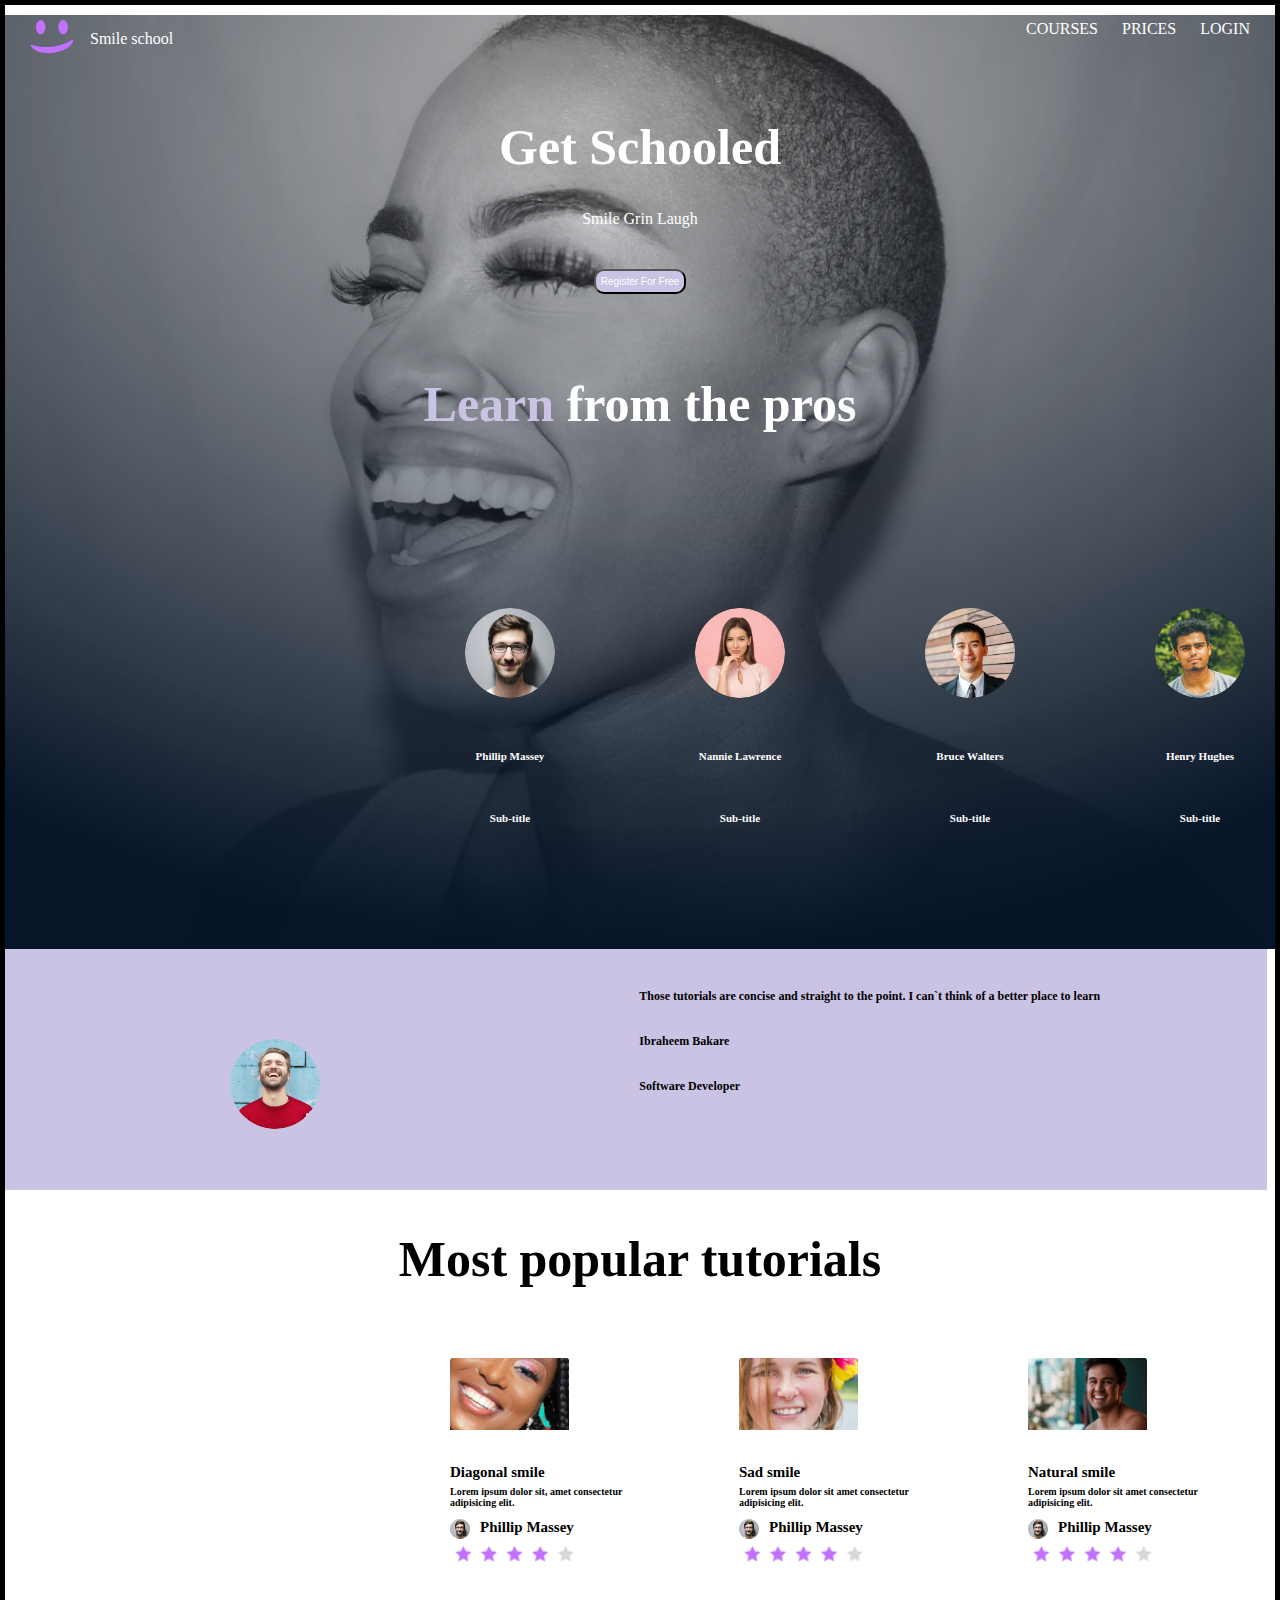
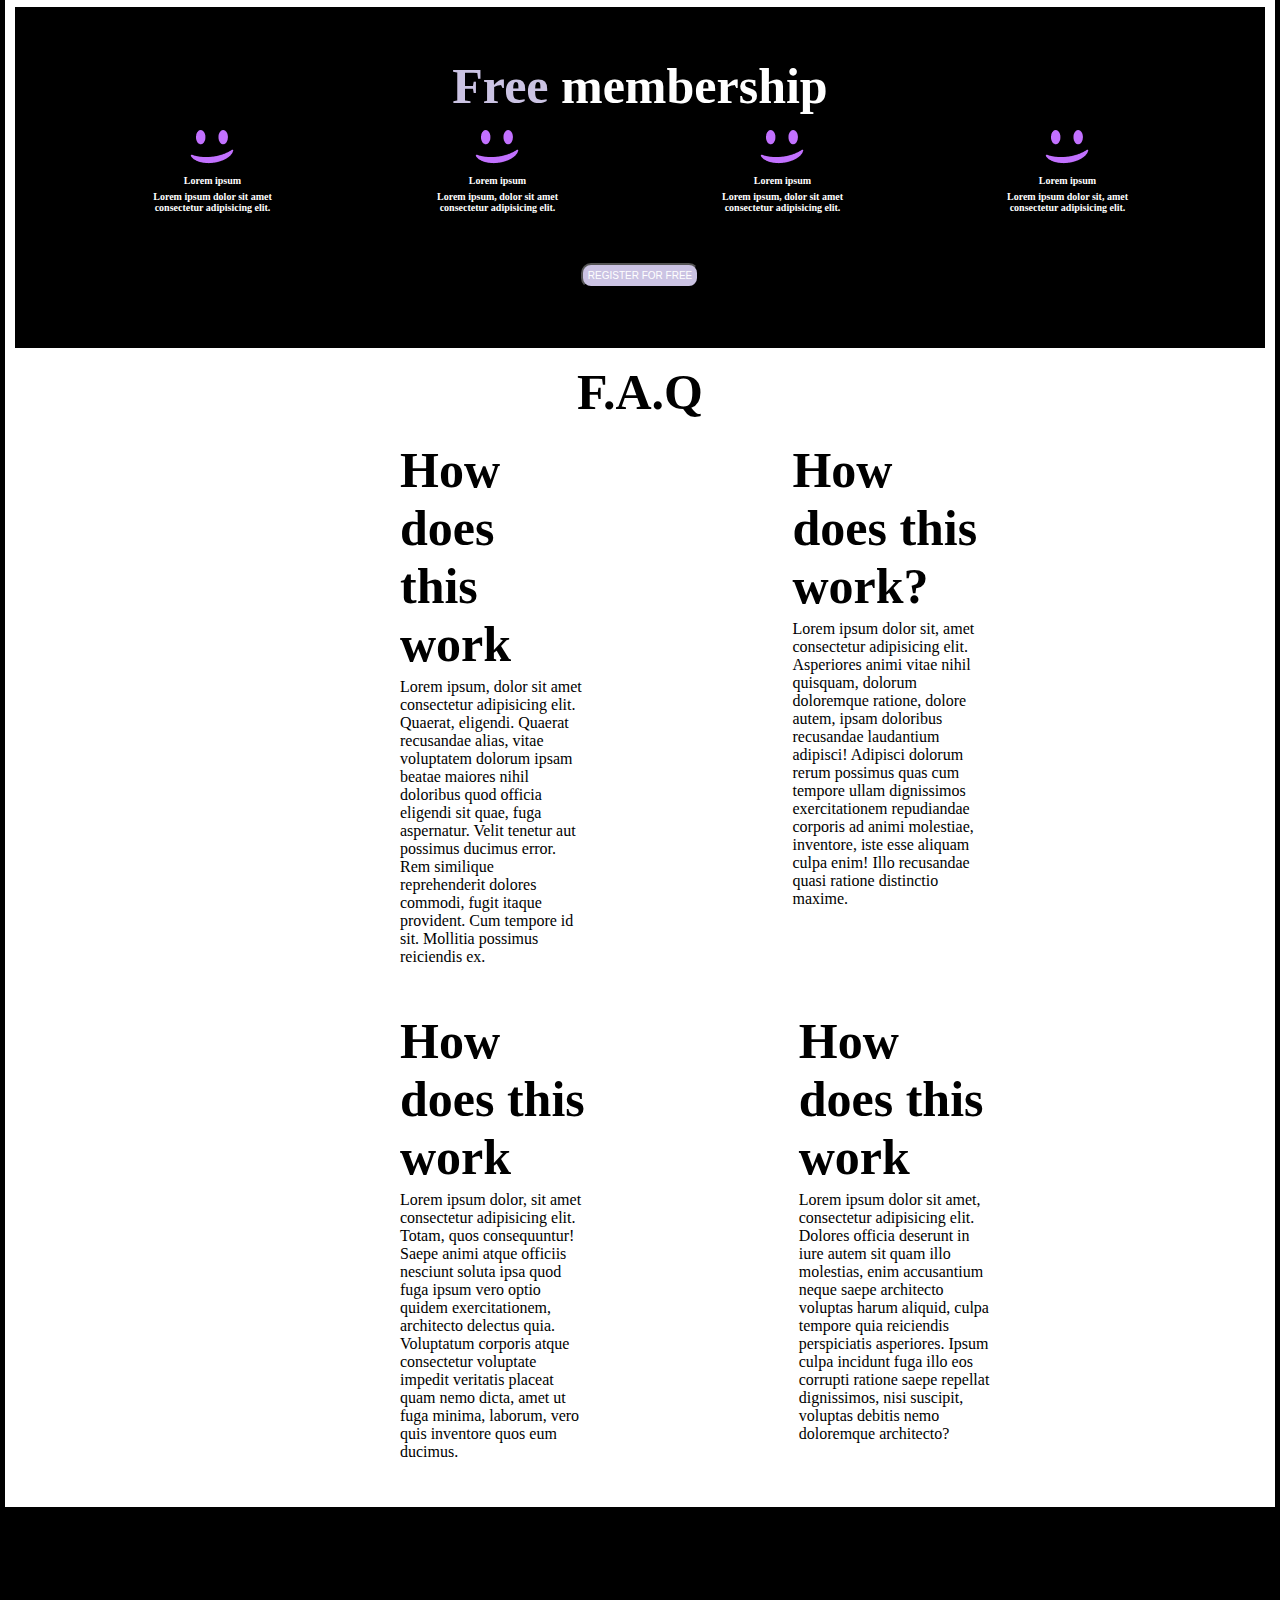
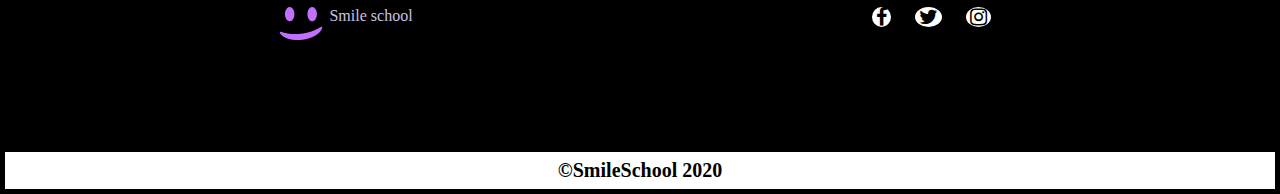
<file: css_advanced/index.html>
<!DOCTYPE html>
<html lang="en">
<head>
    <meta charset="UTF-8">
    <meta http-equiv="X-UA-Compatible" content="IE=edge">
    <meta name="viewport" content="width=device-width, initial-scale=1.0">
    <title>Document</title>
    <link rel="stylesheet" href="styles.css">
    <link
      rel="stylesheet"
      href="https://stackpath.bootstrapcdn.com/font-awesome/4.7.0/css/font-awesome.min.css"
    />
</head>
<body>
    <header>
        <div class="one">
        <div>
            <a href=""> <img src="images/smile.png" alt=""> </a>
            <span>Smile school</span>
        </div>
        <div>
            <a href="">Courses</a>
            <a href="">Prices</a>
            <a href="">Login</a>
        </div>
        </div>
        <section class="section-one">
            <div>
            <h1>Get Schooled</h1>
            <p>Smile Grin Laugh</p>
            <p>
        <button>Register For Free</button>
            </p>
            </div>
            <div class="two">
                <h1> <span>Learn</span>  from the pros<h1>
                <div class="image">
                <div>
                 <h1>
                    <img src="images/1.png" alt="image">
                 </h1>
                 <h1>Phillip Massey</h1>
                 <h1>Sub-title</h1>
                </div>
                 <div>
                <h1>
                    <img src="images/3.png" alt="image">
                </h1>
                <h1>Nannie Lawrence</h1>
                <h1>Sub-title</h1>
                 </div>
                 <div>
                    <h1>
                    <img src="images/2.png" alt="image">
                 </h1>
                 <h1>Bruce Walters</h1>
                  <h1>Sub-title</h1>
                 </div>
                 <div>
                    <h1>
                    <img src="images/4.png" alt="image">
                 </h1>
                 <h1>Henry Hughes</h1>
                 <h1>Sub-title</h1>
                 </div>
                </div>
            </div>
        </section>
    </header>
        
        <section class="section-one">
            <!-- Quotes -->
            <div class="three">
                <div class="image-1">
                   <h1>
                    <img src="images/5.png" alt="image">
                   </h1> 
                </div>
                    <div class="sub-quote">
                    <h2>Those tutorials are concise and straight to the point. I can`t think of a better place to learn </h2>
                    <h2>Ibraheem Bakare</h2>
                    <h2>Software Developer</h2>
                    </div>
            </div>
            <div class="four">
                <h1>Most popular tutorials</h1>
                <div class="sub-four">
                <div>
                    <h1>
                        <img src="images/9.png" alt="image">
                    </h1>
                        <h1 class="smile">Diagonal smile</h1>
                        <h5>Lorem ipsum dolor sit, amet consectetur adipisicing elit.</h5>
            <div class="sub-sub-sub-four">
                    <img src="images/1.png" alt="image">
                    
                    <h1>Phillip Massey</h1>
            </div>
            <div class="rating">
                <img src="images/rating.png" alt="">
            </div>
                    </div>
                    <div>
                    <h1>
                        <img src="images/7.png" alt="image">
                    </h1>
                    <h1>Sad smile</h1>
                    <h5>Lorem ipsum dolor sit amet consectetur adipisicing elit.</h5>
                    <div class="sub-sub-sub-four">
                    <img src="images/1.png" alt="image">
                    <h1>Phillip Massey</h1>
                    </div>
                    <div class="rating">
                        <img src="images/rating.png" alt="">
                    </div>
                    
                    </div>
                    <div>
                    <h1>
                        <img src="images/8.png" alt="image">
                    </h1>
                    <h1>Natural smile</h1>
                    <h5>Lorem ipsum dolor sit amet consectetur adipisicing elit.</h5>
                    <div class="sub-sub-sub-four">
                    <img src="images/1.png" alt="image">
                    <h1>Phillip Massey</h1>
                    </div>
                    <div class="rating">
                        <img src="images/rating.png" alt="">
                    </div>
                    </div>
                    <div>
                    <h1>
                        <img src="images/6.png" alt="image">
                    </h1>
                    <h1>Happy smile</h1>
                    <h5>Lorem ipsum dolor sit amet consectetur adipisicing elit.</h5>
                    <div class="sub-sub-sub-four">
                    <img src="images/1.png" alt="image">
                    <h1>Phillip Massey</h1>
                    </div>
                    <div class="rating">
                        <img src="images/rating.png" alt="">
                    </div>
                    
                    </div>  
                </div>
                </div>
                <div class="five">
                    <h1> <span>Free</span>  membership</h1>
                    <div class="sub-five">
                        <div>
                            <img src="images/smile.png" alt="image">
                        <h1>Lorem ipsum</h1>
                        <h1>Lorem ipsum dolor sit amet consectetur adipisicing elit.</h1>
                        </div>
                        <div>
                            <img src="images/smile.png" alt="image">
                            <h1>Lorem ipsum</h1>
                            <h1>Lorem ipsum, dolor sit amet consectetur adipisicing elit.</h1>
                        </div>
                        <div>
                        <img src="images/smile.png" alt="image">
                        <h1>Lorem ipsum</h1>
                        <h1>Lorem ipsum, dolor sit amet consectetur adipisicing elit.</h1>
                        </div>
                        <div>
                            <img src="images/smile.png" alt="image">
                            <h1>Lorem ipsum</h1>
                            <h1>Lorem ipsum dolor sit, amet consectetur adipisicing elit.</h1>
                        </div>       
                    </div>
                    <div>
                        <button>REGISTER FOR FREE </button>
                    </div>
                </div>
                <div class="six">
                    <h1>F.A.Q</h1>
                    <div class="sub-six">
                        <div class="sub-one">
                        <h1>How does this work</h1>
                        <p>Lorem ipsum, dolor sit amet consectetur adipisicing elit. Quaerat, eligendi. Quaerat recusandae alias, vitae voluptatem dolorum ipsam beatae maiores nihil doloribus quod officia eligendi sit quae, fuga aspernatur. Velit tenetur aut possimus ducimus error. Rem similique reprehenderit dolores commodi, fugit itaque provident. Cum tempore id sit. Mollitia possimus reiciendis ex.</p>
                        </div>
                        <div>
                            <h1>How does this work?</h1>
                            <p>Lorem ipsum dolor sit, amet consectetur adipisicing elit. Asperiores animi vitae nihil quisquam, dolorum doloremque ratione, dolore autem, ipsam doloribus recusandae laudantium adipisci! Adipisci dolorum rerum possimus quas cum tempore ullam dignissimos exercitationem repudiandae corporis ad animi molestiae, inventore, iste esse aliquam culpa enim! Illo recusandae quasi ratione distinctio maxime.</p>
                    </div>
                    </div>  
                    <div class="sub-six">
                        <div>
                            <h1>How does this work</h1>
                            <p>Lorem ipsum dolor, sit amet consectetur adipisicing elit. Totam, quos consequuntur! Saepe animi atque officiis nesciunt soluta ipsa quod fuga ipsum vero optio quidem exercitationem, architecto delectus quia. Voluptatum corporis atque consectetur voluptate impedit veritatis placeat quam nemo dicta, amet ut fuga minima, laborum, vero quis inventore quos eum ducimus.</p>
                    </div>
                    <div>
                            <h1>How does this work</h1>
                            <p>Lorem ipsum dolor sit amet, consectetur adipisicing elit. Dolores officia deserunt in iure autem sit quam illo molestias, enim accusantium neque saepe architecto voluptas harum aliquid, culpa tempore quia reiciendis perspiciatis asperiores. Ipsum culpa incidunt fuga illo eos corrupti ratione saepe repellat dignissimos, nisi suscipit, voluptas debitis nemo doloremque architecto?</p>
                    </div>  
                    </div>
                </div>
                
            </div>
        </section>
    <footer class="footer">
        <div>
            <a href=""> <img src="images/smile.png" alt=""> </a>
            <span>Smile school</span>
        </div>
        <div>
            <a href=""><i class="fa fa-facebook"></i></a>
            <a href=""><i class="fa fa-twitter"></i></a>
            <a href=""><i class="fa fa-instagram"></i></a>
        </div>
    </footer>
    <div class="last-text">
        <div class="last">
            <h1>&copy;SmileSchool 2020</h1>
        </div>
        </div>
</body>
</html>
</file>
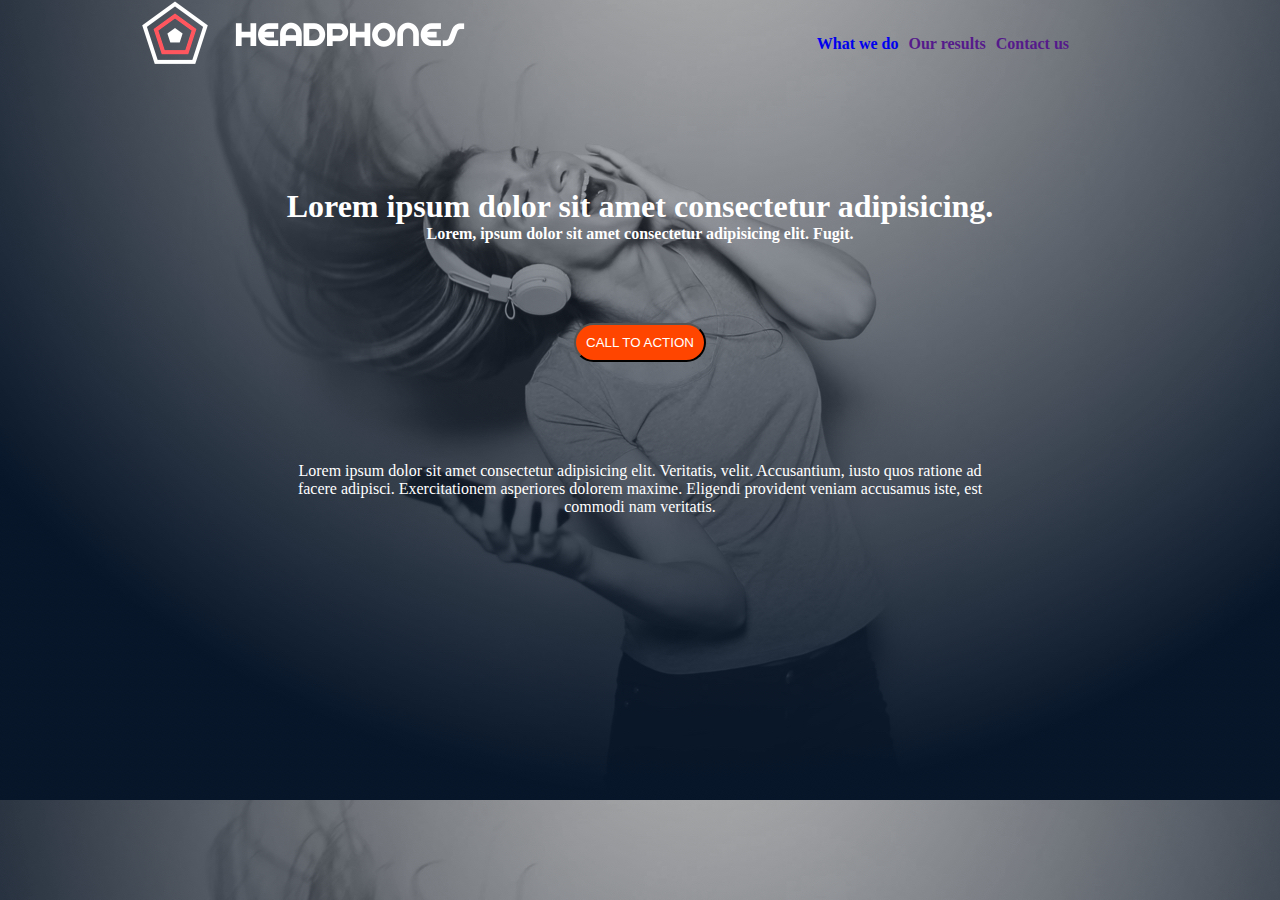
<file: headphones/0-index.html>
<!DOCTYPE html>
<html lang="en">
<head>
    <meta charset="UTF-8">
    <meta http-equiv="X-UA-Compatible" content="IE=edge">
    <meta name="viewport" content="width=device-width, initial-scale=1.0">
    <title>Headphone</title>
    <link rel="stylesheet" href="0-styles.css">
</head>
<body>
    <header>
        <section class="section-one">
             <div class="one">
            <img src="images/logo_headphones.png" alt="">
        </div>
        <div class="two">
            <h4> <a href="https://www.google.com">What we do</a> </h4>
            <h4> <a href="">Our results</a> </h4>
            <h4> <a href="">Contact us</a> </h4>
        </div>
        </section>
        <section class="section-two">
            <div> <h1>Lorem ipsum dolor sit amet consectetur adipisicing.</h1>
                <h4>Lorem, ipsum dolor sit amet consectetur adipisicing elit. Fugit.</h4>
                <button type="button">Call To Action</button>
                <p>Lorem ipsum dolor sit amet consectetur adipisicing elit. Veritatis, velit. Accusantium, iusto quos ratione ad facere adipisci. Exercitationem asperiores dolorem maxime. Eligendi provident veniam accusamus iste, est commodi nam veritatis.</p>
            
            </div>
        </section>
    </header>
</body>
</html>
</file>
<file: css_advanced/styles.css>
body {
  border: 5px solid black;
  margin: 0;
  padding: 0;
  box-sizing: border-box;
}

header {
  background-image: url("images/Object.png");
  background-size: cover;
  background-position: center;
  background-repeat: no-repeat;
  color: #fff;
}
.one {
  display: flex;
  justify-content: space-between;
  margin: 10px;
  /* border: 2px solid red; */
  padding: 5px;
}
.one div span {
  display: block;
  margin-left: 70px;
  margin-top: -30px;
  color: #fff;
}
.one div a {
  /* border: 2px solid black; */
  text-transform: uppercase;
  text-decoration: none;
  color: #fff;
  margin: 0 10px;
}
.section-one {
  /* border: 2px solid black; */
  margin: 10px;
  text-align: center;
}
.section-one div {
  /* border: 2px solid red; */
  width: auto;
  padding: 5px;
  margin: 5px auto;
}
.section-one div h1 {
  margin-top: 50px;
  font-size: 50px;
  /* border: 2px solid black; */
}
.section-one div p {
  margin-top: 0;
  /* border: 2px solid black; */
}
.section-one div {
  margin-top: 0;
  /* border: 2px solid green; */
}
.section-one div button {
  font-size: 10px;
  padding: 5px;
  border-radius: 10px;
  margin-top: 25px;
  background-color: #cbc3e3;
  color: #fff;
}

.section-one .two {
  width: 500px;
}
.section-one .two h2 {
  /* border: 2px solid black; */
  width: 90px;
  margin: 2px auto;
}
.section-one .two .image {
  display: flex;
  justify-content: space-around;
  /* width: 400px; */
}
.section-one .two .image div {
  padding: 70px;
}
.section-one .two .image div img {
  width: 90px;
  border-radius: 50%;
}
.section-one .two .image div h1 {
  width: auto;
  font-size: 11px;
}
/* .section-one .two .name {
  display: flex;
  justify-content: space-between;
  width: 400px;
} */
/* .section-one .two .sub-title {
  display: flex;
  justify-content: space-between;
  width: 400px;
} */
.section-one .three .quote {
  display: flex;
  justify-content: space-between;
  width: 400px;
}
.section-one .three {
  margin-top: -10px;
  width: 100%;
  display: flex;
  background-color: #cbc3e3;
  text-align: center;
  margin-left: -10px;
  border-right: 2px solid #cbc3e3;
}
.section-one .three div h2 {
  /* border: 2px solid black; */
  text-align: left;
  /* margin-left: 20px;
  margin-right: 20px; */
  padding-top: 20px;
}
.section-one .three .image-1 h1 img {
  width: 90px;
  border-radius: 50%;
  margin-top: 30px;
  margin-left: 60px;
}

.section-one .three .sub-quote h2 {
  font-size: 12px;
}
.section-one .four {
  width: 500px;
}
.section-one .four h1 {
  width: auto;
  margin: 30px auto;
}
.section-one .four .sub-four {
  margin-top: 5px;
  display: flex;
  justify-content: space-around;
  width: auto;
}
.section-one .four .sub-four img {
  width: 119px;
}
.section-one .four .sub-four div {
  margin-left: 50px;
  margin-right: 50px;
}
.section-one .four .sub-four div h1 {
  text-align: left;
  font-size: 15px;
}
.section-one .four .sub-four div h5 {
  text-align: left;
  font-size: 10px;
  margin-top: -25px;
}
/* .section-one .four .sub-sub-four {
  display: flex;
  width: 400px;
} */
.section-one .four .sub-sub-sub-four {
  display: flex;
  justify-content: space-around;
  /* border: 2px solid black; */
}
.section-one .four .sub-sub-sub-four img {
  height: 20px;
  margin-top: 30px;
  width: auto;
}
.section-one .four .sub-four .sub-sub-sub-four {
  text-align: left;
  margin-left: -5px;
  margin-top: -40px;
}

.section-one .four .sub-four .rating {
  text-align: left;
  margin-left: 0;
  margin-top: -35px;
}

.section-one .four .sub-sub-sub-four h1 {
  font-size: 15px;
  padding-left: 10px;
}
.section-one .five {
  background-color: black;
  color: #fff;
  padding: 50px;
}
.section-one .five h1 {
  margin: 0 auto;
}
.section-one .five .sub-five {
  margin-top: 5px;
  display: flex;
  justify-content: space-around;
  /* width: 400px; */
}

.section-one .five .sub-five h1 {
  font-size: 10px;
  width: 150px;
  margin-top: 5px;
}
.section-one .five button {
  font-size: 10px;
  padding: 5px;
  border-radius: 10px;
  margin-top: 25px;
  background-color: #cbc3e3;
}
span {
  color: #cbc3e3;
  border: none;
}

.section-one .six {
  width: 500px;
}
.section-one .six h1 {
  /* width: 100px; */
  margin: 5px auto;
}
.section-one .six .sub-six {
  display: flex;
  justify-content: space-between;
  gap: 200px;
  width: 600px;
  text-align: left;
  margin: 0 auto;
}

.footer {
  display: flex;
  justify-content: space-around;
  background-color: black;
  height: 5vh;
  padding: 100px 50px;
  color: white;
}
.footer div span {
  display: block;
  margin-left: 50px;
  margin-top: -40px;
}
.footer div a i {
  color: black;
  padding: 0 4px;
  margin: 0 10px;
  border-radius: 50%;
  background-color: #fff;
  font-size: 20px;
}

.last-text {
  text-align: center;
  /* border: 2px solid black; */
  width: 570px;
  margin: 0 auto;
}
.last-text .last h1 {
  /* border: 2px solid black; */
  font-size: 20px;
  margin: 5px auto;
  padding: 2px;
}
</file>
<file: headphones/0-styles.css>
* {
    margin: 0;
    padding: 0;
    box-sizing: border-box;
}

body {
    
}
header {
background-image: url("/headphones/images/headphones_hero_1.jpg");
    height: 100vh;
}

.section-one {
    display: flex;
    justify-content:space-around;
    /* margin-top: 30px; */
}

header .one {
color: white;
}
header .two {
    display: flex;
    justify-content:  center;
    gap: 10px;
    padding: 0 50px;
    margin: 35px 20px;
}
header .two a {
    text-decoration: none;
}
header .two a:hover {
    color: red;
}
header .section-two {
    margin: 0 auto;
    text-align: center;
    color: white;
    
}


header .section-two h1{
    margin-top: 100px;
}
header .section-two button {
    padding: 10px;
    border-radius: 20px;
    background: orangered;
    margin-top: 80px;
    color: #fff;
    text-transform: uppercase;
}
header .section-two p {
    width: 700px;
    margin: 100px auto;
    text-align: center;
}


@media screen and (max-width: 500px){
    body {
        background: red;
    }
    .section-one {
    display: block;
}
header .two {
    display: block;
    margin: 20px auto;
    text-align: center;
}

header .section-one .one img {
    font-size: 2px;
    display: block;
    margin: 0 auto;
    text-align: center;
}
header .section-two h1{
    margin-top: 50px;
    font-size: 20px;
}
header .section-two h4 {
    font-size: 15px;
}
header .section-two button {
    padding: 5px;
    border-radius: 10px;
    background: orangered;
    margin-top: 80px;
    color: #fff;
    text-transform: uppercase;
}
header .section-two p {
    width: 500px;
    margin: 100px auto;
    text-align: center;
    font-size: 15px;
}

    
}
</file>
